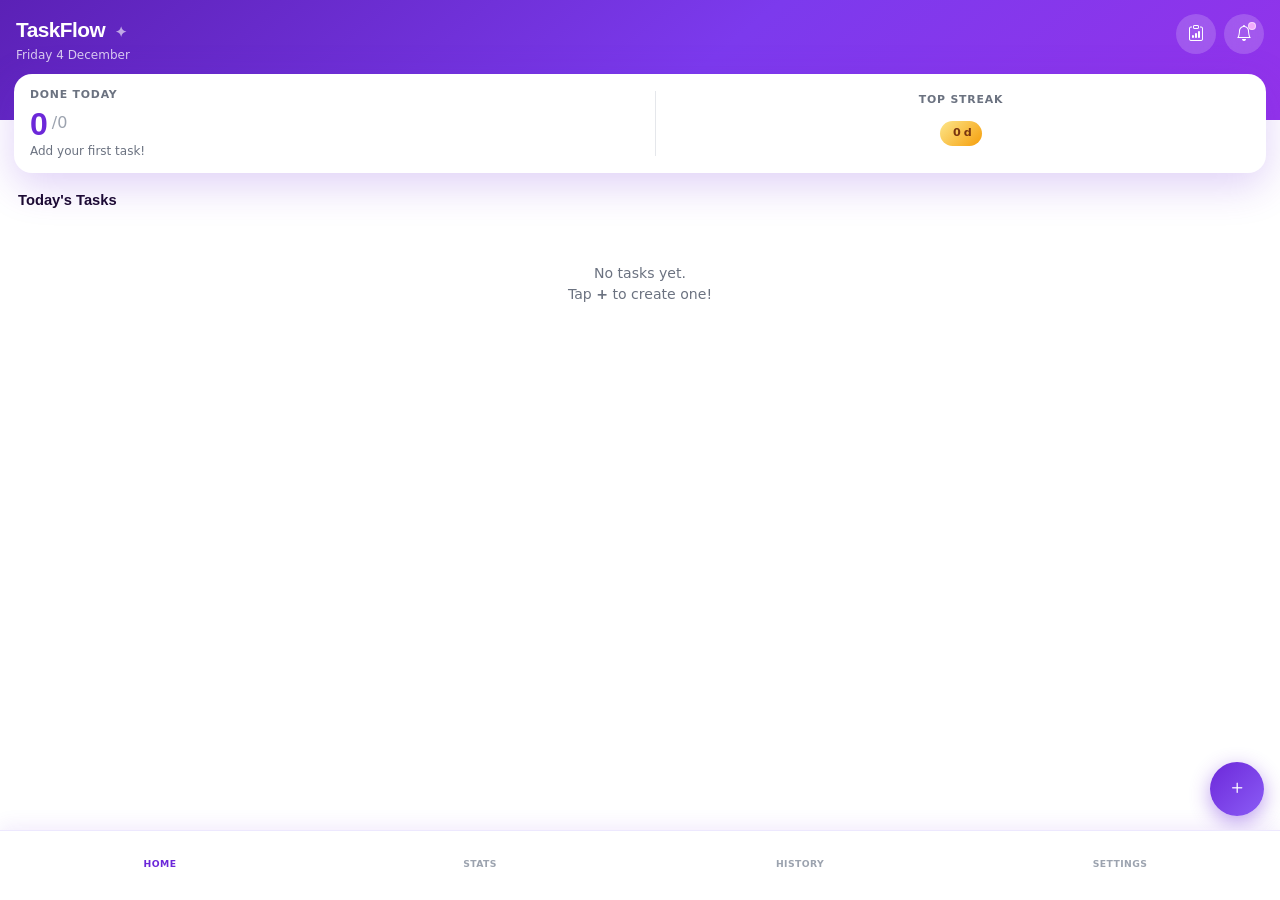
<file: index.html>
<!DOCTYPE html>
<html lang="en">
<head>
    <meta charset="UTF-8">
    <meta name="viewport" content="width=device-width, initial-scale=1.0">
    <title>TaskFlow</title>
    
    <!-- PWA Meta Tags -->
    <meta name="theme-color" content="#6c28d9">
    <meta name="description" content="A progressive web app to track your daily tasks and habits">
    <link rel="manifest" href="manifest.json">
    <link rel="icon" href="data:image/svg+xml,<svg xmlns='http://www.w3.org/2000/svg' viewBox='0 0 192 192'><rect fill='%236c28d9' width='192' height='192'/><text y='140' font-size='120' x='30'>✦</text></svg>">
    
    <!-- Apple/iOS Support -->
    <meta name="apple-mobile-web-app-capable" content="yes">
    <meta name="apple-mobile-web-app-status-bar-style" content="black-translucent">
    <meta name="apple-mobile-web-app-title" content="TaskFlow">
    <link rel="apple-touch-icon" href="data:image/svg+xml,<svg xmlns='http://www.w3.org/2000/svg' viewBox='0 0 192 192'><rect fill='%236c28d9' width='192' height='192'/><text y='140' font-size='120' x='30'>✦</text></svg>">
    
    <!-- Stylesheets -->
    <link rel="stylesheet" href="index.css">
    <link href="https://cdn.jsdelivr.net/npm/bootstrap@5.3.8/dist/css/bootstrap.min.css" rel="stylesheet"
        integrity="sha384-sRIl4kxILFvY47J16cr9ZwB07vP4J8+LH7qKQnuqkuIAvNWLzeN8tE5YBujZqJLB" crossorigin="anonymous">
    <link rel="stylesheet" href="https://cdn.jsdelivr.net/npm/bootstrap-icons@1.13.1/font/bootstrap-icons.min.css">
    
    <!-- Scripts -->
    <script src="https://cdn.jsdelivr.net/npm/bootstrap@5.3.0/dist/js/bootstrap.bundle.min.js"></script>
    <script src="index.js" defer></script>
</head>

    <body>

        <div class="toast-container" id="toastContainer"></div>

        <!-- HEADER -->
        <div class="app-header d-flex  justify-content-between align-items-start" id="appHeader">
            <div>
                <div class="logo">TaskFlow <span>✦</span></div>
                <div class="sub" id="headerDate"></div>
            </div>
            <div class="d-flex gap-2">
                <button class="icon-btn" onclick="openTodaySummary()" title="Today's Summary"><i class="bi bi-clipboard-data"></i></button>
                <button class="icon-btn" onclick="requestNotifPermission()" title="Notifications"
                    style="position:relative">
                    <i class="bi bi-bell"></i><span class="notif-dot" id="notifDot"></span>
                </button>
            </div>
        </div>

        <!-- ============ SCREEN: DASHBOARD ============ -->
        <div class="screen active" id="screen-dashboard">
            <div class="summary-strip" id="summaryStrip">
                <div class="d-flex align-items-center gap-3">
                    <div class="flex-fill">
                        <div class="sum-label">Done Today</div>
                        <div class="d-flex align-items-end gap-1 mt-1">
                            <div class="sum-num" id="sumDone">0</div>
                            <div style="font-size:1rem;color:#9ca3af;padding-bottom:5px" id="sumTotal">/0</div>
                        </div>
                        <div class="sum-cap" id="sumCap">Add your first task!</div>
                    </div>
                    <div class="divider-v"></div>
                    <div class="flex-fill text-center">
                        <div class="sum-label mb-2">Top Streak</div>
                        <div class="streak-badge"><i class="fa fa-fire"></i> <span id="bestStreak">0</span>d</div>
                        <div class="sum-cap mt-2" id="missedCount" style="color:#dc2626"></div>
                    </div>
                </div>
            </div>
            <div id="missedBanner"></div>
            <div class="sec-title">Today's Tasks</div>
            <div id="dashTasks"></div>
        </div>

        <!-- ============ SCREEN: ADD/EDIT ============ -->
        <div class="screen" id="screen-add">
            <div class="form-wrap">
                <div class="page-hdr">
                    <h2 id="addTitle">New Task</h2>
                    <p>Fill in the details below</p>
                </div>
                <div class="form-card">
                    <input type="hidden" id="editId" />
                    <div class="mb-3">
                        <div class="flabel">Task Title</div>
                        <input class="finput" type="text" id="taskTitle" placeholder="e.g. Morning Workout" />
                    </div>
                    <div class="mb-3">
                        <div class="flabel">Type</div>
                        <div class="toggle-group">
                            <button class="tgl-btn sel" id="btnNumeric" onclick="selType('numeric')"><i
                                    class="fa fa-hashtag me-1"></i>Numeric</button>
                            <button class="tgl-btn" id="btnDescriptive" onclick="selType('descriptive')"><i
                                    class="fa fa-pen me-1"></i>Descriptive</button>
                        </div>
                    </div>
                    <div id="numericFields">
                        <div class="mb-3">
                            <div class="flabel">Daily Target</div>
                            <input class="finput" type="number" id="taskTarget" placeholder="e.g. 50" min="0" />
                        </div>
                        <div class="mb-3">
                            <div class="flabel">Unit (optional)</div>
                            <input class="finput" type="text" id="taskUnit" placeholder="e.g. reps, mins, glasses" />
                        </div>
                    </div>
                    <div class="mb-3">
                        <div class="flabel">Reminder Mode</div>
                        <div class="toggle-group">
                            <button class="tgl-btn sel" id="btnInterval" onclick="selReminder('interval')"><i
                                    class="fa fa-rotate me-1"></i>Interval</button>
                            <button class="tgl-btn" id="btnFixed" onclick="selReminder('fixed')"><i
                                    class="fa fa-clock me-1"></i>Fixed</button>
                            <button class="tgl-btn" id="btnNone" onclick="selReminder('none')"><i
                                    class="fa fa-bell-slash me-1"></i>None</button>
                        </div>
                    </div>
                    <div id="intervalField" class="mb-3">
                        <div class="flabel">Every (hours)</div>
                        <input class="finput" type="number" id="intervalVal" placeholder="e.g. 2" min="0.25"
                            step="0.25" />
                    </div>
                    <div id="fixedField" class="mb-3" style="display:none">
                        <div class="flabel">Reminder Times (add multiple)</div>
                        <div class="time-chips" id="timeChips"></div>
                        <div class="add-time-row">
                            <input class="finput" type="time" id="newTimeInput" />
                            <button class="add-time-btn" onclick="addFixedTime()"><i
                                    class="fa fa-plus me-1"></i>Add</button>
                        </div>
                    </div>
                    <button class="save-btn mt-2" onclick="saveTask()">Save Task</button>
                    <button class="del-btn" id="delBtn" onclick="deleteTask()" style="display:none"><i
                            class="fa fa-trash me-1"></i>Delete Task</button>
                </div>
            </div>
        </div>

        <!-- ============ SCREEN: HISTORY ============ -->
        <div class="screen" id="screen-history">
            <div class="page-hdr">
                <h2>History</h2>
                <p>Day-wise progress logs</p>
            </div>
            <div class="mx-card mb-2">
                <select class="finput" id="histFilter" onchange="renderHistory()">
                    <option value="">All Tasks</option>
                </select>
            </div>
            <div id="histContainer"></div>
        </div>

        <!-- ============ SCREEN: STATS ============ -->
        <div class="screen" id="screen-stats">
            <div class="page-hdr">
                <h2>Analytics</h2>
                <p>Your weekly trends & performance</p>
            </div>
            <div class="stats-grid" id="statsGrid"></div>
            <div class="weekly-bar-wrap">
                <h3>This Week — Logs per Day</h3>
                <div class="bar-row" id="weeklyBars"></div>
            </div>
            <div class="task-perf-card">
                <h3>Task Performance</h3>
                <div id="taskPerf"></div>
            </div>
        </div>

        <!-- ============ SCREEN: SETTINGS ============ -->
        <div class="screen" id="screen-settings">
            <div class="page-hdr">
                <h2>Settings</h2>
                <p>Preferences & notifications</p>
            </div>

            <div class="settings-section-title">Notifications</div>
            <div class="settings-card">
                <div class="setting-row">
                    <div>
                        <div class="setting-label">Browser Notifications</div>
                        <div class="setting-sub">Reminder alerts</div>
                    </div>
                    <label class="toggle-switch"><input type="checkbox" id="setNotif" onchange="saveSettings()"><span
                            class="toggle-slider"></span></label>
                </div>
                <div class="setting-row">
                    <div>
                        <div class="setting-label">Sound Alerts</div>
                        <div class="setting-sub">Beep on reminder</div>
                    </div>
                    <label class="toggle-switch"><input type="checkbox" id="setSound" onchange="saveSettings()"><span
                            class="toggle-slider"></span></label>
                </div>
            </div>

            <div class="settings-section-title">Defaults</div>
            <div class="settings-card">
                <div class="setting-row">
                    <div style="flex:1">
                        <div class="setting-label">Default Interval (hrs)</div>
                        <div class="setting-sub">For new tasks</div>
                    </div>
                    <input class="finput" type="number" id="setDefaultInterval" style="width:70px;text-align:center"
                        min="0.25" step="0.25" onchange="saveSettings()" />
                </div>
                <div class="setting-row">
                    <div style="flex:1">
                        <div class="setting-label">Default Unit</div>
                        <div class="setting-sub">For numeric tasks</div>
                    </div>
                    <input class="finput" type="text" id="setDefaultUnit" style="width:80px;text-align:center"
                        placeholder="reps" onchange="saveSettings()" />
                </div>
            </div>

            <div class="settings-section-title">Data</div>
            <div class="settings-card">
                <div class="setting-row" onclick="selectDataFile()" style="cursor:pointer">
                    <div>
                        <div class="setting-label">Select Data File</div>
                        <div class="setting-sub">Save JSON to a file</div>
                    </div>
                    <i class="fa fa-folder-open" style="color:var(--p2)"></i>
                </div>
                <div class="setting-row" onclick="importData()" style="cursor:pointer">
                    <div>
                        <div class="setting-label">Import JSON</div>
                        <div class="setting-sub">Load data from file</div>
                    </div>
                    <i class="fa fa-upload" style="color:var(--p2)"></i>
                </div>
                <div class="setting-row" onclick="exportData()" style="cursor:pointer">
                    <div>
                        <div class="setting-label">Export JSON</div>
                        <div class="setting-sub">Download all data</div>
                    </div>
                    <i class="fa fa-download" style="color:var(--p2)"></i>
                </div>
                <div class="setting-row" onclick="clearAllData()" style="cursor:pointer">
                    <div>
                        <div class="setting-label" style="color:#dc2626">Clear All Data</div>
                        <div class="setting-sub">Cannot be undone</div>
                    </div>
                    <i class="fa fa-trash" style="color:#dc2626"></i>
                </div>
            </div>
        </div>

        <!-- FAB -->
        <button class="fab" id="fabBtn" onclick="openAddTask()"><i class="bi bi-plus"></i></button>

        <!-- BOTTOM NAV -->
        <nav class="bottom-nav">
            <button class="nav-item active" id="nav-dashboard" onclick="showScreen('dashboard')"><i
                    class="fa fa-house"></i>Home</button>
            <button class="nav-item" id="nav-stats" onclick="showScreen('stats')"><i
                    class="fa fa-chart-line"></i>Stats</button>
            <button class="nav-item" id="nav-history" onclick="showScreen('history')"><i
                    class="fa fa-clock-rotate-left"></i>History</button>
            <button class="nav-item" id="nav-settings" onclick="showScreen('settings')"><i
                    class="fa fa-gear"></i>Settings</button>
        </nav>

        <!-- LOG MODAL -->
        <div class="modal-overlay" id="logModal">
            <div class="modal-sheet">
                <div class="modal-handle"></div>
                <div class="modal-title" id="logTitle">Log Progress</div>
                <div class="modal-sub" id="logSub"></div>
                <input type="hidden" id="logTaskId" />
                <div id="numLogArea">
                    <div class="flabel mb-1">Quick Add</div>
                    <div class="quick-btns" id="quickBtns"></div>
                    <div class="flabel mb-1 mt-2">Custom Value</div>
                    <input class="finput" type="number" id="logVal" placeholder="Enter amount" min="0" />
                </div>
                <div id="descLogArea" style="display:none">
                    <div class="flabel mb-1">Your Note</div>
                    <textarea class="finput" id="logNote" placeholder="What did you do?"></textarea>
                </div>
                <div class="mt-2">
                    <div class="flabel mb-1">Extra Note (optional)</div>
                    <input class="finput" type="text" id="logExtra" placeholder="Optional note" />
                </div>
                <button class="modal-submit" onclick="submitLog()"><i class="fa fa-check me-1"></i>Save
                    Progress</button>
                <button class="cancel-link" onclick="closeModal('logModal')">Cancel</button>
            </div>
        </div>

        <!-- TODAY SUMMARY MODAL -->
        <div class="modal-overlay" id="summaryModal">
            <div class="modal-sheet">
                <div class="modal-handle"></div>
                <div class="modal-title">Today's Summary</div>
                <div class="modal-sub" id="sumModalDate"></div>
                <div id="sumModalBody" class="summary-modal-body"></div>
                <button class="cancel-link" onclick="closeModal('summaryModal')">Close</button>
            </div>
        </div>

    <!-- Service Worker Registration -->
    <script>
        if ('serviceWorker' in navigator) {
            window.addEventListener('load', () => {
                navigator.serviceWorker.register('sw.js')
                    .then((registration) => {
                        console.log('✅ Service Worker registered:', registration);
                    })
                    .catch((error) => {
                        console.warn('Service Worker registration failed:', error);
                    });
            });
        }
    </script>

    </body>

</html>
</file>
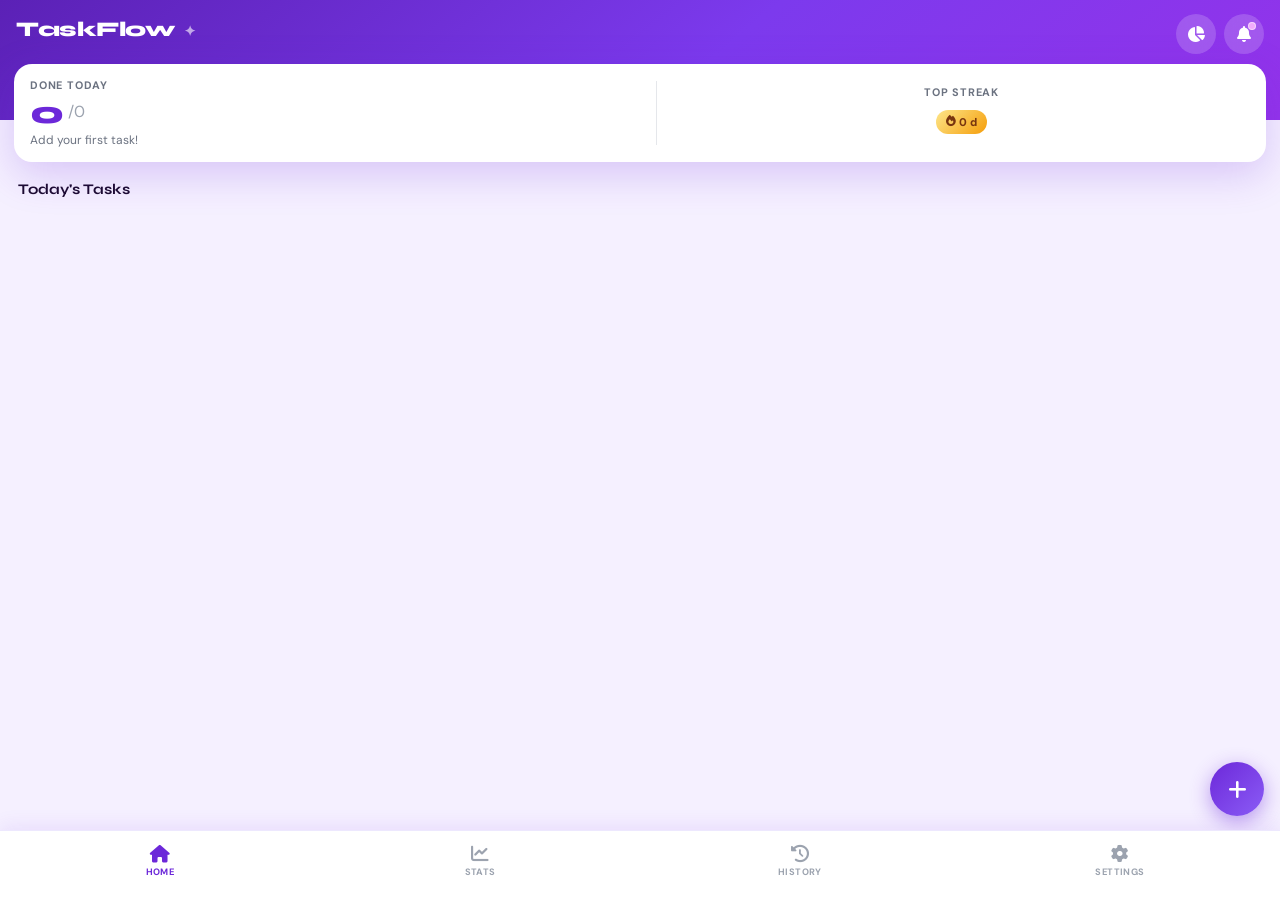
<file: task-app-v2 (1).html>
<!DOCTYPE html>
<html lang="en">
<head>
<meta charset="UTF-8"/>
<meta name="viewport" content="width=device-width, initial-scale=1, maximum-scale=1, user-scalable=no"/>
<title>TaskFlow</title>
<link href="https://cdn.jsdelivr.net/npm/bootstrap@5.3.0/dist/css/bootstrap.min.css" rel="stylesheet"/>
<link href="https://fonts.googleapis.com/css2?family=Syne:wght@400;600;700;800&family=DM+Sans:ital,wght@0,300;0,400;0,500;1,400&display=swap" rel="stylesheet"/>
<link href="https://cdnjs.cloudflare.com/ajax/libs/font-awesome/6.4.0/css/all.min.css" rel="stylesheet"/>
<style>
:root {
  --p1:#6c28d9; --p2:#8b5cf6; --p3:#a78bfa; --p4:#c4b5fd; --p5:#ede9fe;
  --accent:#f0abfc; --dark:#1a0a2e; --dark2:#2d1457;
  --card:#ffffff; --text:#1a0a2e; --muted:#6b7280;
  --r:18px; --rs:12px;
  --sh:0 4px 24px rgba(108,40,217,.13);
  --sh2:0 12px 40px rgba(108,40,217,.22);
}
*{box-sizing:border-box;margin:0;padding:0;-webkit-tap-highlight-color:transparent}
body{font-family:'DM Sans',sans-serif;background:#f5f0ff;min-height:100vh;color:var(--text);overflow-x:hidden;padding-bottom:76px}
body::before{content:'';position:fixed;top:0;left:0;right:0;height:120px;background:linear-gradient(140deg,#5b21b6 0%,#7c3aed 55%,#9333ea 100%);z-index:0}

/* HEADER */
.app-header{position:relative;z-index:10;padding:14px 16px 10px;color:#fff}
.app-header .logo{font-family:'Syne',sans-serif;font-weight:800;font-size:1.3rem;letter-spacing:-.5px}
.app-header .logo span{opacity:.6;font-size:.85rem;margin-left:4px}
.app-header .sub{font-size:.75rem;opacity:.75;margin-top:1px}
.icon-btn{width:40px;height:40px;border-radius:50%;background:rgba(255,255,255,.18);border:none;color:#fff;display:flex;align-items:center;justify-content:center;cursor:pointer;backdrop-filter:blur(8px);transition:.2s;position:relative}
.icon-btn:hover{background:rgba(255,255,255,.28)}
.notif-dot{width:8px;height:8px;background:var(--accent);border-radius:50%;position:absolute;top:8px;right:8px;border:1.5px solid rgba(255,255,255,.5)}

/* SCREENS */
.screen{display:none;animation:fadeIn .22s ease}
.screen.active{display:block}
@keyframes fadeIn{from{opacity:0;transform:translateY(5px)}to{opacity:1;transform:translateY(0)}}

/* CARDS */
.card-base{background:var(--card);border-radius:var(--r);box-shadow:var(--sh);border:1.5px solid rgba(167,139,250,.12)}
.mx-card{margin:0 14px 12px}

/* SUMMARY STRIP */
.summary-strip{position:relative;z-index:5;margin:0 14px 12px;background:#fff;border-radius:var(--r);padding:13px 16px;box-shadow:var(--sh2)}
.sum-num{font-family:'Syne',sans-serif;font-weight:800;font-size:2rem;color:var(--p1);line-height:1}
.sum-label{font-size:.68rem;text-transform:uppercase;letter-spacing:.8px;color:var(--muted);font-weight:700}
.sum-cap{font-size:.75rem;color:var(--muted);margin-top:2px}
.divider-v{width:1px;background:#e5e7eb;align-self:stretch;margin:4px 0}
.streak-badge{background:linear-gradient(135deg,#fde68a,#f59e0b);color:#78350f;font-size:.7rem;font-weight:800;padding:4px 10px;border-radius:20px;display:inline-flex;align-items:center;gap:3px}

/* SECTION TITLE */
.sec-title{font-family:'Syne',sans-serif;font-weight:700;font-size:.92rem;color:var(--text);padding:4px 18px 8px}

/* TASK CARD */
.task-card{background:var(--card);border-radius:var(--r);padding:14px 14px 12px;margin:0 14px 10px;box-shadow:var(--sh);border:1.5px solid rgba(167,139,250,.12);position:relative;transition:transform .12s}
.task-card:active{transform:scale(.985)}
.task-title{font-family:'Syne',sans-serif;font-weight:700;font-size:.93rem}
.type-badge{font-size:.62rem;font-weight:800;text-transform:uppercase;letter-spacing:.4px;padding:2px 8px;border-radius:20px}
.badge-num{background:var(--p5);color:var(--p1)}
.badge-desc{background:#fdf4ff;color:#9333ea}
.progress{height:7px;border-radius:10px;background:var(--p5)}
.progress-bar{background:linear-gradient(90deg,var(--p1),var(--p3));border-radius:10px;transition:width .5s ease}
.tag{font-size:.65rem;padding:2px 8px;border-radius:20px;display:inline-flex;align-items:center;gap:3px;font-weight:700}
.tag-reminder{color:var(--p2);background:var(--p5)}
.tag-streak{color:#d97706;background:#fef3c7}
.tag-missed{color:#dc2626;background:#fee2e2}
.tag-done{color:#16a34a;background:#dcfce7}
.tag-warn{color:#d97706;background:#fef3c7}
.log-btn{background:linear-gradient(135deg,var(--p1),var(--p2));color:#fff;border:none;font-size:.75rem;font-weight:700;padding:7px 13px;border-radius:10px;cursor:pointer;white-space:nowrap;transition:.15s}
.log-btn:active{opacity:.85;transform:scale(.95)}
.log-btn:disabled{background:#e5e7eb;color:#9ca3af;cursor:not-allowed}
.edit-icon-btn{border:none;background:none;color:#c4b5fd;font-size:.82rem;padding:4px 6px;cursor:pointer}

/* MISSED BANNER */
.missed-banner{margin:0 14px 10px;background:#fff5f5;border:1.5px solid #fca5a5;border-radius:var(--rs);padding:10px 14px;font-size:.78rem;color:#dc2626;display:flex;align-items:flex-start;gap:8px}

/* FAB */
.fab{position:fixed;bottom:84px;right:16px;z-index:100;width:54px;height:54px;border-radius:50%;background:linear-gradient(135deg,var(--p1),var(--p2));color:#fff;border:none;font-size:1.3rem;box-shadow:0 6px 20px rgba(108,40,217,.45);display:flex;align-items:center;justify-content:center;cursor:pointer;transition:.18s}
.fab:active{transform:scale(.9)}

/* BOTTOM NAV */
.bottom-nav{position:fixed;bottom:0;left:0;right:0;z-index:200;background:#fff;border-top:1px solid rgba(167,139,250,.2);display:flex;height:70px;box-shadow:0 -4px 18px rgba(108,40,217,.09)}
.nav-item{flex:1;display:flex;flex-direction:column;align-items:center;justify-content:center;gap:3px;cursor:pointer;border:none;background:transparent;color:#9ca3af;font-size:.58rem;font-weight:700;text-transform:uppercase;letter-spacing:.4px;transition:color .18s;padding-bottom:6px}
.nav-item i{font-size:1.1rem}
.nav-item.active{color:var(--p1)}

/* FORM */
.form-wrap{position:relative;z-index:5;padding-top:4px}
.form-card{background:#fff;border-radius:var(--r);margin:0 14px 12px;padding:18px;box-shadow:var(--sh)}
.flabel{font-size:.72rem;font-weight:700;color:var(--muted);text-transform:uppercase;letter-spacing:.5px;margin-bottom:5px}
.finput{width:100%;border:1.5px solid #e5e7eb;border-radius:var(--rs);padding:11px 13px;font-size:.88rem;font-family:'DM Sans',sans-serif;color:var(--text);background:#fff;outline:none;appearance:none;transition:.2s}
.finput:focus{border-color:var(--p2);box-shadow:0 0 0 3px rgba(139,92,246,.1)}
textarea.finput{resize:none;min-height:76px}
select.finput{background-image:url("data:image/svg+xml,%3Csvg xmlns='http://www.w3.org/2000/svg' viewBox='0 0 20 20'%3E%3Cpath fill='%236b7280' d='M5 8l5 5 5-5z'/%3E%3C/svg%3E");background-repeat:no-repeat;background-position:right 10px center;background-size:18px;padding-right:34px}
.toggle-group{display:flex;gap:7px}
.tgl-btn{flex:1;padding:9px 6px;border-radius:var(--rs);border:2px solid #e5e7eb;background:#fff;font-size:.78rem;font-weight:700;cursor:pointer;color:var(--muted);transition:.18s;text-align:center}
.tgl-btn.sel{border-color:var(--p2);background:var(--p5);color:var(--p1)}
.save-btn{width:100%;padding:14px;background:linear-gradient(135deg,var(--p1),var(--p2));color:#fff;border:none;border-radius:var(--rs);font-size:.95rem;font-weight:700;font-family:'Syne',sans-serif;cursor:pointer;box-shadow:0 4px 14px rgba(108,40,217,.28);transition:.15s}
.save-btn:active{transform:scale(.98)}
.del-btn{width:100%;padding:12px;background:#fff;color:#dc2626;border:2px solid #fca5a5;border-radius:var(--rs);font-size:.88rem;font-weight:700;font-family:'Syne',sans-serif;cursor:pointer;margin-top:8px}

/* FIXED TIMES CHIPS */
.time-chips{display:flex;flex-wrap:wrap;gap:7px;margin-bottom:8px}
.time-chip{display:inline-flex;align-items:center;gap:5px;background:var(--p5);color:var(--p1);border-radius:20px;padding:5px 12px;font-size:.78rem;font-weight:700}
.time-chip button{border:none;background:none;color:var(--p2);cursor:pointer;font-size:.8rem;padding:0;line-height:1}
.add-time-row{display:flex;gap:8px;align-items:center}
.add-time-row .finput{flex:1}
.add-time-btn{padding:10px 14px;background:var(--p1);color:#fff;border:none;border-radius:var(--rs);font-size:.8rem;font-weight:700;cursor:pointer;white-space:nowrap}

/* MODAL */
.modal-overlay{position:fixed;inset:0;z-index:500;background:rgba(26,10,46,.6);backdrop-filter:blur(4px);display:none;align-items:flex-end;justify-content:center}
.modal-overlay.show{display:flex}
.modal-sheet{background:#fff;width:100%;max-width:480px;border-radius:26px 26px 0 0;padding:20px 18px 34px;animation:slideUp .28s cubic-bezier(.34,1.56,.64,1)}
@keyframes slideUp{from{transform:translateY(100%)}to{transform:translateY(0)}}
.modal-handle{width:36px;height:4px;background:#e5e7eb;border-radius:4px;margin:0 auto 18px}
.modal-title{font-family:'Syne',sans-serif;font-weight:800;font-size:1.1rem;color:var(--text);margin-bottom:2px}
.modal-sub{font-size:.78rem;color:var(--muted);margin-bottom:16px}
.quick-btns{display:flex;flex-wrap:wrap;gap:7px;margin-bottom:10px}
.qbtn{padding:7px 13px;border-radius:20px;border:2px solid var(--p4);background:var(--p5);color:var(--p1);font-weight:800;font-size:.8rem;cursor:pointer;transition:.12s}
.qbtn:active{background:var(--p1);color:#fff;border-color:var(--p1)}
.modal-submit{width:100%;padding:13px;background:linear-gradient(135deg,var(--p1),var(--p2));color:#fff;border:none;border-radius:var(--rs);font-size:.92rem;font-weight:700;font-family:'Syne',sans-serif;cursor:pointer;margin-top:10px;box-shadow:0 4px 14px rgba(108,40,217,.28)}
.cancel-link{width:100%;padding:10px;background:none;border:none;color:var(--muted);font-size:.82rem;margin-top:6px;cursor:pointer}

/* HISTORY */
.hist-date-hdr{font-family:'Syne',sans-serif;font-weight:700;font-size:.82rem;color:var(--p1);padding:6px 0 7px;display:flex;align-items:center;gap:8px}
.hist-date-hdr::after{content:'';flex:1;height:1px;background:var(--p4)}
.hist-entry{background:#fff;border-radius:var(--rs);padding:11px 13px;margin-bottom:7px;border-left:3px solid var(--p3);box-shadow:0 2px 8px rgba(108,40,217,.07)}
.hist-task{font-size:.75rem;font-weight:800;color:var(--p1)}
.hist-time{font-size:.7rem;color:var(--muted)}
.hist-val{font-size:.8rem;color:var(--text);margin-top:2px}

/* STATS SCREEN */
.stats-grid{display:grid;grid-template-columns:1fr 1fr;gap:8px;margin:0 14px 10px}
.stat-card{background:#fff;border-radius:var(--r);padding:11px 12px;box-shadow:var(--sh);text-align:center}
.stat-big{font-family:'Syne',sans-serif;font-weight:800;font-size:1.5rem;color:var(--p1);line-height:1}
.stat-lbl{font-size:.64rem;color:var(--muted);font-weight:700;text-transform:uppercase;letter-spacing:.5px;margin-top:2px}
.weekly-bar-wrap{background:#fff;border-radius:var(--r);margin:0 14px 10px;padding:13px 14px;box-shadow:var(--sh)}
.weekly-bar-wrap h3{font-family:'Syne',sans-serif;font-weight:800;font-size:.84rem;margin-bottom:10px;color:var(--text)}
.bar-row{display:flex;align-items:flex-end;gap:5px;height:64px}
.bar-col{flex:1;display:flex;flex-direction:column;align-items:center;gap:3px}
.bar-fill{width:100%;border-radius:5px 5px 0 0;background:linear-gradient(180deg,var(--p2),var(--p4));min-height:3px;transition:height .4s ease}
.bar-day{font-size:.58rem;color:var(--muted);font-weight:700}
.bar-today .bar-fill{background:linear-gradient(180deg,var(--p1),var(--p2))}
.task-perf-card{background:#fff;border-radius:var(--r);margin:0 14px 10px;padding:13px 14px;box-shadow:var(--sh)}
.task-perf-card h3{font-family:'Syne',sans-serif;font-weight:800;font-size:.88rem;margin-bottom:12px;color:var(--text)}
.perf-row{display:flex;align-items:center;gap:10px;margin-bottom:10px}
.perf-name{font-size:.8rem;font-weight:700;color:var(--text);flex:1;white-space:nowrap;overflow:hidden;text-overflow:ellipsis}
.perf-bar-wrap{flex:2;height:6px;background:var(--p5);border-radius:10px;overflow:hidden}
.perf-bar{height:100%;background:linear-gradient(90deg,var(--p1),var(--p3));border-radius:10px;transition:width .5s}
.perf-val{font-size:.72rem;font-weight:700;color:var(--p1);min-width:28px;text-align:right}

/* TODAY SUMMARY MODAL */
.summary-modal-body{}
.sum-task-row{display:flex;align-items:center;justify-content:space-between;padding:10px 0;border-bottom:1px solid #f3f4f6}
.sum-task-row:last-child{border-bottom:none}
.sum-task-name{font-size:.85rem;font-weight:700;color:var(--text)}
.sum-task-val{font-size:.8rem;color:var(--p1);font-weight:700}
.sum-task-status{font-size:.7rem;color:var(--muted)}

/* SETTINGS */
.settings-card{background:#fff;border-radius:var(--r);margin:0 14px 12px;box-shadow:var(--sh)}
.setting-row{display:flex;align-items:center;justify-content:space-between;padding:14px 16px;border-bottom:1px solid #f3f4f6}
.setting-row:last-child{border-bottom:none}
.setting-label{font-size:.85rem;font-weight:700;color:var(--text)}
.setting-sub{font-size:.72rem;color:var(--muted);margin-top:1px}
.toggle-switch{position:relative;width:44px;height:24px;cursor:pointer}
.toggle-switch input{opacity:0;width:0;height:0}
.toggle-slider{position:absolute;inset:0;background:#e5e7eb;border-radius:24px;transition:.2s}
.toggle-slider::before{content:'';position:absolute;width:18px;height:18px;left:3px;top:3px;background:#fff;border-radius:50%;transition:.2s;box-shadow:0 1px 4px rgba(0,0,0,.2)}
input:checked + .toggle-slider{background:var(--p1)}
input:checked + .toggle-slider::before{transform:translateX(20px)}
.settings-section-title{font-family:'Syne',sans-serif;font-weight:700;font-size:.75rem;color:var(--muted);text-transform:uppercase;letter-spacing:.5px;padding:10px 18px 5px}

/* EMPTY */
.empty-state{text-align:center;padding:44px 24px;color:var(--muted)}
.empty-state i{font-size:2.8rem;color:var(--p4);margin-bottom:10px}
.empty-state p{font-size:.88rem}

/* TOAST */
.toast-container{position:fixed;top:14px;left:50%;transform:translateX(-50%);z-index:1000;display:flex;flex-direction:column;gap:7px;pointer-events:none}
.toast-msg{background:var(--dark);color:#fff;padding:9px 18px;border-radius:20px;font-size:.8rem;font-weight:700;white-space:nowrap;opacity:0;animation:toastIn .25s forwards,toastOut .25s 2.5s forwards;pointer-events:none}
@keyframes toastIn{from{opacity:0;transform:translateY(-8px)}to{opacity:1;transform:translateY(0)}}
@keyframes toastOut{from{opacity:1}to{opacity:0}}

/* SECTION HEADER */
.page-hdr{position:relative;z-index:5;padding:8px 16px 6px}
.page-hdr h2{font-family:'Syne',sans-serif;font-weight:800;font-size:1rem;color:var(--text)}
.page-hdr p{font-size:.74rem;color:var(--muted);margin-top:1px}
</style>
</head>
<body>

<div class="toast-container" id="toastContainer"></div>

<!-- HEADER -->
<div class="app-header d-flex justify-content-between align-items-start" id="appHeader">
  <div>
    <div class="logo">TaskFlow <span>✦</span></div>
    <div class="sub" id="headerDate"></div>
  </div>
  <div class="d-flex gap-2">
    <button class="icon-btn" onclick="openTodaySummary()" title="Today's Summary"><i class="fa fa-chart-pie"></i></button>
    <button class="icon-btn" onclick="requestNotifPermission()" title="Notifications" style="position:relative">
      <i class="fa fa-bell"></i><span class="notif-dot" id="notifDot"></span>
    </button>
  </div>
</div>

<!-- ============ SCREEN: DASHBOARD ============ -->
<div class="screen active" id="screen-dashboard">
  <div class="summary-strip" id="summaryStrip">
    <div class="d-flex align-items-center gap-3">
      <div class="flex-fill">
        <div class="sum-label">Done Today</div>
        <div class="d-flex align-items-end gap-1 mt-1">
          <div class="sum-num" id="sumDone">0</div>
          <div style="font-size:1rem;color:#9ca3af;padding-bottom:5px" id="sumTotal">/0</div>
        </div>
        <div class="sum-cap" id="sumCap">Add your first task!</div>
      </div>
      <div class="divider-v"></div>
      <div class="flex-fill text-center">
        <div class="sum-label mb-2">Top Streak</div>
        <div class="streak-badge"><i class="fa fa-fire"></i> <span id="bestStreak">0</span>d</div>
        <div class="sum-cap mt-2" id="missedCount" style="color:#dc2626"></div>
      </div>
    </div>
  </div>
  <div id="missedBanner"></div>
  <div class="sec-title">Today's Tasks</div>
  <div id="dashTasks"></div>
</div>

<!-- ============ SCREEN: ADD/EDIT ============ -->
<div class="screen" id="screen-add">
  <div class="form-wrap">
    <div class="page-hdr"><h2 id="addTitle">New Task</h2><p>Fill in the details below</p></div>
    <div class="form-card">
      <input type="hidden" id="editId"/>
      <div class="mb-3">
        <div class="flabel">Task Title</div>
        <input class="finput" type="text" id="taskTitle" placeholder="e.g. Morning Workout"/>
      </div>
      <div class="mb-3">
        <div class="flabel">Type</div>
        <div class="toggle-group">
          <button class="tgl-btn sel" id="btnNumeric" onclick="selType('numeric')"><i class="fa fa-hashtag me-1"></i>Numeric</button>
          <button class="tgl-btn" id="btnDescriptive" onclick="selType('descriptive')"><i class="fa fa-pen me-1"></i>Descriptive</button>
        </div>
      </div>
      <div id="numericFields">
        <div class="mb-3">
          <div class="flabel">Daily Target</div>
          <input class="finput" type="number" id="taskTarget" placeholder="e.g. 50" min="0"/>
        </div>
        <div class="mb-3">
          <div class="flabel">Unit (optional)</div>
          <input class="finput" type="text" id="taskUnit" placeholder="e.g. reps, mins, glasses"/>
        </div>
      </div>
      <div class="mb-3">
        <div class="flabel">Reminder Mode</div>
        <div class="toggle-group">
          <button class="tgl-btn sel" id="btnInterval" onclick="selReminder('interval')"><i class="fa fa-rotate me-1"></i>Interval</button>
          <button class="tgl-btn" id="btnFixed" onclick="selReminder('fixed')"><i class="fa fa-clock me-1"></i>Fixed</button>
          <button class="tgl-btn" id="btnNone" onclick="selReminder('none')"><i class="fa fa-bell-slash me-1"></i>None</button>
        </div>
      </div>
      <div id="intervalField" class="mb-3">
        <div class="flabel">Every (hours)</div>
        <input class="finput" type="number" id="intervalVal" placeholder="e.g. 2" min="0.25" step="0.25"/>
      </div>
      <div id="fixedField" class="mb-3" style="display:none">
        <div class="flabel">Reminder Times (add multiple)</div>
        <div class="time-chips" id="timeChips"></div>
        <div class="add-time-row">
          <input class="finput" type="time" id="newTimeInput"/>
          <button class="add-time-btn" onclick="addFixedTime()"><i class="fa fa-plus me-1"></i>Add</button>
        </div>
      </div>
      <button class="save-btn mt-2" onclick="saveTask()">Save Task</button>
      <button class="del-btn" id="delBtn" onclick="deleteTask()" style="display:none"><i class="fa fa-trash me-1"></i>Delete Task</button>
    </div>
  </div>
</div>

<!-- ============ SCREEN: HISTORY ============ -->
<div class="screen" id="screen-history">
  <div class="page-hdr"><h2>History</h2><p>Day-wise progress logs</p></div>
  <div class="mx-card mb-2">
    <select class="finput" id="histFilter" onchange="renderHistory()">
      <option value="">All Tasks</option>
    </select>
  </div>
  <div id="histContainer"></div>
</div>

<!-- ============ SCREEN: STATS ============ -->
<div class="screen" id="screen-stats">
  <div class="page-hdr"><h2>Analytics</h2><p>Your weekly trends & performance</p></div>
  <div class="stats-grid" id="statsGrid"></div>
  <div class="weekly-bar-wrap">
    <h3>This Week — Logs per Day</h3>
    <div class="bar-row" id="weeklyBars"></div>
  </div>
  <div class="task-perf-card">
    <h3>Task Performance</h3>
    <div id="taskPerf"></div>
  </div>
</div>

<!-- ============ SCREEN: SETTINGS ============ -->
<div class="screen" id="screen-settings">
  <div class="page-hdr"><h2>Settings</h2><p>Preferences & notifications</p></div>

  <div class="settings-section-title">Notifications</div>
  <div class="settings-card">
    <div class="setting-row">
      <div><div class="setting-label">Browser Notifications</div><div class="setting-sub">Reminder alerts</div></div>
      <label class="toggle-switch"><input type="checkbox" id="setNotif" onchange="saveSettings()"><span class="toggle-slider"></span></label>
    </div>
    <div class="setting-row">
      <div><div class="setting-label">Sound Alerts</div><div class="setting-sub">Beep on reminder</div></div>
      <label class="toggle-switch"><input type="checkbox" id="setSound" onchange="saveSettings()"><span class="toggle-slider"></span></label>
    </div>
  </div>

  <div class="settings-section-title">Defaults</div>
  <div class="settings-card">
    <div class="setting-row">
      <div style="flex:1"><div class="setting-label">Default Interval (hrs)</div><div class="setting-sub">For new tasks</div></div>
      <input class="finput" type="number" id="setDefaultInterval" style="width:70px;text-align:center" min="0.25" step="0.25" onchange="saveSettings()"/>
    </div>
    <div class="setting-row">
      <div style="flex:1"><div class="setting-label">Default Unit</div><div class="setting-sub">For numeric tasks</div></div>
      <input class="finput" type="text" id="setDefaultUnit" style="width:80px;text-align:center" placeholder="reps" onchange="saveSettings()"/>
    </div>
  </div>

  <div class="settings-section-title">Data</div>
  <div class="settings-card">
    <div class="setting-row" onclick="exportData()" style="cursor:pointer">
      <div><div class="setting-label">Export JSON</div><div class="setting-sub">Download all data</div></div>
      <i class="fa fa-download" style="color:var(--p2)"></i>
    </div>
    <div class="setting-row" onclick="clearAllData()" style="cursor:pointer">
      <div><div class="setting-label" style="color:#dc2626">Clear All Data</div><div class="setting-sub">Cannot be undone</div></div>
      <i class="fa fa-trash" style="color:#dc2626"></i>
    </div>
  </div>
</div>

<!-- FAB -->
<button class="fab" id="fabBtn" onclick="openAddTask()"><i class="fa fa-plus"></i></button>

<!-- BOTTOM NAV -->
<nav class="bottom-nav">
  <button class="nav-item active" id="nav-dashboard" onclick="showScreen('dashboard')"><i class="fa fa-house"></i>Home</button>
  <button class="nav-item" id="nav-stats" onclick="showScreen('stats')"><i class="fa fa-chart-line"></i>Stats</button>
  <button class="nav-item" id="nav-history" onclick="showScreen('history')"><i class="fa fa-clock-rotate-left"></i>History</button>
  <button class="nav-item" id="nav-settings" onclick="showScreen('settings')"><i class="fa fa-gear"></i>Settings</button>
</nav>

<!-- LOG MODAL -->
<div class="modal-overlay" id="logModal">
  <div class="modal-sheet">
    <div class="modal-handle"></div>
    <div class="modal-title" id="logTitle">Log Progress</div>
    <div class="modal-sub" id="logSub"></div>
    <input type="hidden" id="logTaskId"/>
    <div id="numLogArea">
      <div class="flabel mb-1">Quick Add</div>
      <div class="quick-btns" id="quickBtns"></div>
      <div class="flabel mb-1 mt-2">Custom Value</div>
      <input class="finput" type="number" id="logVal" placeholder="Enter amount" min="0"/>
    </div>
    <div id="descLogArea" style="display:none">
      <div class="flabel mb-1">Your Note</div>
      <textarea class="finput" id="logNote" placeholder="What did you do?"></textarea>
    </div>
    <div class="mt-2">
      <div class="flabel mb-1">Extra Note (optional)</div>
      <input class="finput" type="text" id="logExtra" placeholder="Optional note"/>
    </div>
    <button class="modal-submit" onclick="submitLog()"><i class="fa fa-check me-1"></i>Save Progress</button>
    <button class="cancel-link" onclick="closeModal('logModal')">Cancel</button>
  </div>
</div>

<!-- TODAY SUMMARY MODAL -->
<div class="modal-overlay" id="summaryModal">
  <div class="modal-sheet">
    <div class="modal-handle"></div>
    <div class="modal-title">Today's Summary</div>
    <div class="modal-sub" id="sumModalDate"></div>
    <div id="sumModalBody" class="summary-modal-body"></div>
    <button class="cancel-link" onclick="closeModal('summaryModal')">Close</button>
  </div>
</div>

<script src="https://cdn.jsdelivr.net/npm/bootstrap@5.3.0/dist/js/bootstrap.bundle.min.js"></script>
<script>
// ====================================================
// DATA MODEL
// ====================================================
// tasks[]        — task definitions
// progressLogs[] — { id, taskId, date, time, value, note }
// missedLogs[]   — { taskId, date, expectedTime, mode, status:'missed'|'done' }
// settings{}     — user preferences
// task.fixedTimes[] — array of "HH:MM" strings (for fixed mode)
// task.completedDates[] — dates where goal was completed (for persistence)

let tasks=[], progressLogs=[], missedLogs=[], settings={};
let reminderTimers={};
let curType='numeric', curReminder='interval';
let fixedTimesEdit=[];

// ====================================================
// STORAGE
// ====================================================
function load(){
  tasks=JSON.parse(localStorage.getItem('tf_tasks')||'[]');
  progressLogs=JSON.parse(localStorage.getItem('tf_logs')||'[]');
  missedLogs=JSON.parse(localStorage.getItem('tf_missed')||'[]');
  settings=JSON.parse(localStorage.getItem('tf_settings')||'{"defaultInterval":2,"defaultUnit":"","notif":false,"sound":false}');
}
function save(){
  localStorage.setItem('tf_tasks',JSON.stringify(tasks));
  localStorage.setItem('tf_logs',JSON.stringify(progressLogs));
  localStorage.setItem('tf_missed',JSON.stringify(missedLogs));
  localStorage.setItem('tf_settings',JSON.stringify(settings));
}

// ====================================================
// DATE / TIME HELPERS
// ====================================================
function today(){return new Date().toISOString().slice(0,10)}
function nowTime(){return new Date().toTimeString().slice(0,5)}
function fmtDate(d){
  const dt=new Date(d+'T00:00:00');
  if(d===today()) return 'Today';
  const y=new Date(); y.setDate(y.getDate()-1);
  if(d===y.toISOString().slice(0,10)) return 'Yesterday';
  return dt.toLocaleDateString('en-IN',{weekday:'short',month:'short',day:'numeric'});
}
function getLast7Days(){
  const days=[];
  for(let i=6;i>=0;i--){
    const d=new Date(); d.setDate(d.getDate()-i);
    days.push(d.toISOString().slice(0,10));
  }
  return days;
}

// ====================================================
// NOTIFICATIONS
// ====================================================
function requestNotifPermission(){
  if(!('Notification' in window)){showToast('Not supported in this browser');return}
  Notification.requestPermission().then(p=>{
    if(p==='granted'){
      settings.notif=true; save(); syncSettingsUI();
      document.getElementById('notifDot').style.display='none';
      showToast('🔔 Notifications enabled!');
    } else showToast('Notifications blocked by browser');
  });
}
function sendNotif(task){
  if(Notification.permission!=='granted'||!settings.notif) return;
  const n=new Notification('TaskFlow 🔔',{body:'Time to log: '+task.title,icon:'data:image/svg+xml,<svg xmlns="http://www.w3.org/2000/svg" viewBox="0 0 100 100"><circle cx="50" cy="50" r="50" fill="%236c28d9"/><text y=".9em" font-size="80" x="15">✦</text></svg>'});
  n.onclick=()=>{window.focus();openLogModal(task.id);n.close()};
  if(settings.sound) playBeep();
}
function playBeep(){
  try{
    const ac=new(window.AudioContext||window.webkitAudioContext)();
    const o=ac.createOscillator(); const g=ac.createGain();
    o.connect(g); g.connect(ac.destination);
    o.frequency.value=880; g.gain.value=0.1;
    o.start(); g.gain.exponentialRampToValueAtTime(.0001,ac.currentTime+.4);
    o.stop(ac.currentTime+.4);
  } catch(e){}
}

// ====================================================
// PROGRESS HELPERS
// ====================================================
function getLogsFor(taskId,date){return progressLogs.filter(l=>l.taskId===taskId&&l.date===date)}
function getTodayTotal(task){
  if(task.type!=='numeric') return null;
  return getLogsFor(task.id,today()).reduce((s,l)=>s+(parseFloat(l.value)||0),0);
}
function isGoalDone(task,date){
  date=date||today();
  if(task.completedDates&&task.completedDates.includes(date)) return true;
  if(task.type!=='numeric'||!task.target) return false;
  const total=getLogsFor(task.id,date).reduce((s,l)=>s+(parseFloat(l.value)||0),0);
  return total>=parseFloat(task.target);
}
function getStreak(taskId){
  const logDates=[...new Set(progressLogs.filter(l=>l.taskId===taskId).map(l=>l.date))].sort().reverse();
  if(!logDates.length) return 0;
  let streak=0, d=new Date();
  for(let i=0;i<365;i++){
    const ds=d.toISOString().slice(0,10);
    if(logDates.includes(ds)){streak++;d.setDate(d.getDate()-1)}
    else if(i===0){d.setDate(d.getDate()-1)}
    else break;
  }
  return streak;
}

// ====================================================
// MISSED REMINDER TRACKING (FIX #2)
// ====================================================
function recordMissedReminder(task, expectedTime){
  const existing=missedLogs.find(m=>m.taskId===task.id&&m.date===today()&&m.expectedTime===expectedTime);
  if(existing) return;
  if(isGoalDone(task)) return;
  // Check if user logged AFTER this expected time
  const logs=getLogsFor(task.id,today());
  const loggedAfter=logs.some(l=>l.time>=expectedTime);
  const status=loggedAfter?'done':'missed';
  missedLogs.push({taskId:task.id,date:today(),expectedTime,mode:task.reminder.mode,status});
  save();
}
function getMissedTodayCount(){
  return missedLogs.filter(m=>m.date===today()&&m.status==='missed').length;
}
function getMissedTasks(){
  const taskIds=[...new Set(missedLogs.filter(m=>m.date===today()&&m.status==='missed').map(m=>m.taskId))];
  return tasks.filter(t=>taskIds.includes(t.id));
}
function checkMissedForTask(task){
  return missedLogs.some(m=>m.taskId===task.id&&m.date===today()&&m.status==='missed');
}

// ====================================================
// REMINDERS (FIX #4 — multiple fixed times, FIX #5 — persist completion)
// ====================================================
function setupReminders(){
  Object.values(reminderTimers).forEach(t=>{clearInterval(t);clearTimeout(t)});
  reminderTimers={};
  tasks.forEach(task=>{
    if(!task.reminder||task.reminder.mode==='none') return;
    if(isGoalDone(task)) return;
    if(task.reminder.mode==='interval'){
      const ms=(parseFloat(task.reminder.value)||2)*3600000;
      reminderTimers[task.id]=setInterval(()=>{
        if(isGoalDone(task)){clearInterval(reminderTimers[task.id]);return}
        const expTime=nowTime();
        recordMissedReminder(task,expTime);
        sendNotif(task);
        if(document.visibilityState==='visible') openLogModal(task.id);
        renderDashboard();
      },ms);
    } else if(task.reminder.mode==='fixed'){
      scheduleFixed(task);
    }
  });
  // minute ticker for fixed times + missed detection
  if(reminderTimers['__minute__']) clearInterval(reminderTimers['__minute__']);
  reminderTimers['__minute__']=setInterval(()=>{
    const now=nowTime();
    tasks.forEach(task=>{
      if(task.reminder&&task.reminder.mode==='fixed'&&!isGoalDone(task)){
        const times=task.fixedTimes||[];
        if(times.includes(now)){
          recordMissedReminder(task,now);
          sendNotif(task);
          if(document.visibilityState==='visible') openLogModal(task.id);
        }
      }
    });
    // Interval missed detection: check if last log > interval*1.5 hours ago
    tasks.forEach(task=>{
      if(task.reminder&&task.reminder.mode==='interval'&&!isGoalDone(task)){
        const logs=getLogsFor(task.id,today());
        if(logs.length){
          const last=logs[logs.length-1];
          const elapsed=(Date.now()-new Date(today()+'T'+last.time))/3600000;
          const interval=parseFloat(task.reminder.value)||2;
          if(elapsed>interval*1.2){
            const expTime=new Date(today()+'T'+last.time);
            expTime.setHours(expTime.getHours()+interval);
            const expStr=expTime.toTimeString().slice(0,5);
            recordMissedReminder(task,expStr);
          }
        }
      }
    });
    if(document.getElementById('screen-dashboard').classList.contains('active')) renderDashboard();
  },60000);
}
function scheduleFixed(task){}

// ====================================================
// SCREEN ROUTING
// ====================================================
function showScreen(name){
  document.querySelectorAll('.screen').forEach(s=>s.classList.remove('active'));
  document.querySelectorAll('.nav-item').forEach(n=>n.classList.remove('active'));
  document.getElementById('screen-'+name).classList.add('active');
  const navEl=document.getElementById('nav-'+name);
  if(navEl) navEl.classList.add('active');
  document.getElementById('fabBtn').style.display=(name==='add'||name==='settings')?'none':'flex';
  if(name==='dashboard') renderDashboard();
  if(name==='history') renderHistory();
  if(name==='stats') renderStats();
  if(name==='settings') syncSettingsUI();
}

// ====================================================
// DASHBOARD (FIX #1 — improved summary)
// ====================================================
function renderDashboard(){
  const date=new Date().toLocaleDateString('en-IN',{weekday:'long',month:'long',day:'numeric'});
  document.getElementById('headerDate').textContent=date;

  const done=tasks.filter(t=>isGoalDone(t)||(t.type==='descriptive'&&getLogsFor(t.id,today()).length>0)).length;
  document.getElementById('sumDone').textContent=done;
  document.getElementById('sumTotal').textContent='/'+tasks.length;
  document.getElementById('sumCap').textContent=tasks.length
    ?`${done} of ${tasks.length} tasks done today`
    :'Add your first task!';

  const best=tasks.length?Math.max(...tasks.map(t=>getStreak(t.id))):0;
  document.getElementById('bestStreak').textContent=best;

  const missedCnt=getMissedTodayCount();
  const missedEl=document.getElementById('missedCount');
  missedEl.textContent=missedCnt>0?`⚠️ ${missedCnt} missed reminders`:'';

  const missedTasks=getMissedTasks();
  const banner=document.getElementById('missedBanner');
  if(missedTasks.length){
    banner.innerHTML=`<div class="missed-banner"><i class="fa fa-triangle-exclamation"></i><div><b>${missedTasks.length} task(s) with missed reminders today:</b> ${missedTasks.map(t=>t.title).join(', ')}</div></div>`;
  } else banner.innerHTML='';

  const container=document.getElementById('dashTasks');
  if(!tasks.length){
    container.innerHTML=`<div class="empty-state"><i class="fa fa-list-check"></i><p>No tasks yet.<br>Tap <b>+</b> to create one!</p></div>`;
    return;
  }
  container.innerHTML=tasks.map(task=>{
    const streak=getStreak(task.id);
    const done=isGoalDone(task);
    const missed=checkMissedForTask(task);
    const logs=getLogsFor(task.id,today());
    let progressHTML='',sub='';
    if(task.type==='numeric'){
      const cur=getTodayTotal(task)||0;
      const tgt=parseFloat(task.target)||0;
      const pct=tgt?Math.min(100,Math.round(cur/tgt*100)):0;
      sub=`${cur}${task.unit?' '+task.unit:''} / ${tgt}${task.unit?' '+task.unit:''}`;
      progressHTML=`
        <div class="d-flex justify-content-between mb-1" style="font-size:.72rem">
          <span style="color:var(--muted)">Progress</span>
          <span style="color:var(--p1);font-weight:700">${sub} (${pct}%)</span>
        </div>
        <div class="progress"><div class="progress-bar" style="width:${pct}%"></div></div>`;
    } else {
      progressHTML=`<div style="font-size:.75rem;color:var(--muted)">${logs.length?logs.length+' entries today':'No entries yet'}</div>`;
    }
    const remTag=task.reminder&&task.reminder.mode!=='none'
      ?`<span class="tag tag-reminder"><i class="fa fa-bell"></i>${task.reminder.mode==='interval'?'Every '+task.reminder.value+'h':(task.fixedTimes||[]).length+' times'}</span>`:'';
    const stTag=streak>0?`<span class="tag tag-streak"><i class="fa fa-fire"></i>${streak}d</span>`:'';
    const miTag=missed?`<span class="tag tag-missed"><i class="fa fa-triangle-exclamation"></i>Missed</span>`:'';
    const dnTag=done?`<span class="tag tag-done"><i class="fa fa-circle-check"></i>Done!</span>`:'';
    return `<div class="task-card" onclick="handleTap('${task.id}')">
      <div class="d-flex justify-content-between align-items-start mb-2">
        <div style="flex:1;min-width:0;margin-right:8px">
          <div class="task-title">${task.title}</div>
          <span class="type-badge ${task.type==='numeric'?'badge-num':'badge-desc'} me-1">${task.type==='numeric'?'#':'✎'} ${task.type}</span>
        </div>
        <div class="d-flex align-items-center gap-1">
          <button class="edit-icon-btn" onclick="event.stopPropagation();openEditTask('${task.id}')"><i class="fa fa-pen-to-square"></i></button>
          <button class="log-btn" ${done?'disabled':''} onclick="event.stopPropagation();openLogModal('${task.id}')">${done?'Done ✓':'+ Log'}</button>
        </div>
      </div>
      <div class="mb-2">${progressHTML}</div>
      <div class="d-flex flex-wrap gap-1">${remTag}${stTag}${miTag}${dnTag}</div>
    </div>`;
  }).join('');
}
function handleTap(taskId){
  const t=tasks.find(x=>x.id===taskId);
  if(!t||isGoalDone(t)) return;
  openLogModal(taskId);
}

// ====================================================
// TODAY SUMMARY MODAL (FIX #1 complete)
// ====================================================
function openTodaySummary(){
  document.getElementById('sumModalDate').textContent=new Date().toLocaleDateString('en-IN',{weekday:'long',month:'long',day:'numeric'});
  const missedCnt=getMissedTodayCount();
  let html='';
  if(!tasks.length){html='<div class="empty-state" style="padding:24px"><i class="fa fa-chart-pie"></i><p>No tasks yet</p></div>';}
  else {
    html=tasks.map(task=>{
      const logs=getLogsFor(task.id,today());
      let valStr='', statusStr='', statusColor=var('--muted');
      if(task.type==='numeric'){
        const cur=getTodayTotal(task)||0;
        const tgt=parseFloat(task.target)||0;
        valStr=`${cur}${task.unit?' '+task.unit:''} / ${tgt}${task.unit?' '+task.unit:''}`;
        const done=isGoalDone(task);
        statusStr=done?'✅ Goal met':(cur>0?`${Math.round(cur/tgt*100)}% done`:'Not started');
      } else {
        valStr=`${logs.length} entries`;
        statusStr=logs.length>0?'✅ Logged':'Not started';
      }
      const missed=checkMissedForTask(task)?'<span class="tag tag-missed ms-1"><i class="fa fa-triangle-exclamation"></i>Missed</span>':'';
      return `<div class="sum-task-row">
        <div><div class="sum-task-name">${task.title} ${missed}</div><div class="sum-task-status">${statusStr}</div></div>
        <div class="sum-task-val">${valStr}</div>
      </div>`;
    }).join('');
    html+=`<div style="margin-top:12px;padding:10px 0;border-top:2px solid var(--p5);font-size:.8rem;color:var(--muted)">
      <b style="color:var(--dark)">Missed reminders today: </b><span style="color:${missedCnt>0?'#dc2626':'#16a34a'}">${missedCnt}</span>
    </div>`;
  }
  document.getElementById('sumModalBody').innerHTML=html;
  document.getElementById('summaryModal').classList.add('show');
}
function var_(name){ return getComputedStyle(document.documentElement).getPropertyValue(name); }

// ====================================================
// ADD / EDIT TASK (FIX #4 — multiple fixed times)
// ====================================================
function openAddTask(){
  document.getElementById('editId').value='';
  document.getElementById('taskTitle').value='';
  document.getElementById('taskTarget').value='';
  document.getElementById('taskUnit').value=settings.defaultUnit||'';
  document.getElementById('intervalVal').value=settings.defaultInterval||2;
  document.getElementById('delBtn').style.display='none';
  document.getElementById('addTitle').textContent='New Task';
  fixedTimesEdit=[];
  renderTimeChips();
  selType('numeric'); selReminder('interval');
  showScreen('add');
}
function openEditTask(taskId){
  const t=tasks.find(x=>x.id===taskId); if(!t) return;
  document.getElementById('editId').value=t.id;
  document.getElementById('taskTitle').value=t.title;
  document.getElementById('taskTarget').value=t.target||'';
  document.getElementById('taskUnit').value=t.unit||'';
  document.getElementById('addTitle').textContent='Edit Task';
  document.getElementById('delBtn').style.display='block';
  fixedTimesEdit=[...(t.fixedTimes||[])];
  renderTimeChips();
  selType(t.type);
  if(t.reminder){
    selReminder(t.reminder.mode);
    if(t.reminder.mode==='interval') document.getElementById('intervalVal').value=t.reminder.value||2;
  } else selReminder('none');
  showScreen('add');
}
function selType(t){
  curType=t;
  ['numeric','descriptive'].forEach(x=>{
    document.getElementById('btn'+x.charAt(0).toUpperCase()+x.slice(1)).className='tgl-btn'+(x===t?' sel':'');
  });
  document.getElementById('numericFields').style.display=t==='numeric'?'block':'none';
}
function selReminder(m){
  curReminder=m;
  document.getElementById('btnInterval').className='tgl-btn'+(m==='interval'?' sel':'');
  document.getElementById('btnFixed').className='tgl-btn'+(m==='fixed'?' sel':'');
  document.getElementById('btnNone').className='tgl-btn'+(m==='none'?' sel':'');
  document.getElementById('intervalField').style.display=m==='interval'?'block':'none';
  document.getElementById('fixedField').style.display=m==='fixed'?'block':'none';
}
function addFixedTime(){
  const v=document.getElementById('newTimeInput').value;
  if(!v){showToast('Pick a time first');return}
  if(fixedTimesEdit.includes(v)){showToast('Already added');return}
  fixedTimesEdit.push(v);
  fixedTimesEdit.sort();
  document.getElementById('newTimeInput').value='';
  renderTimeChips();
}
function removeFixedTime(t){fixedTimesEdit=fixedTimesEdit.filter(x=>x!==t);renderTimeChips()}
function renderTimeChips(){
  document.getElementById('timeChips').innerHTML=fixedTimesEdit.map(t=>
    `<span class="time-chip">${t}<button onclick="removeFixedTime('${t}')"><i class="fa fa-xmark"></i></button></span>`
  ).join('');
}
function saveTask(){
  const title=document.getElementById('taskTitle').value.trim();
  if(!title){showToast('Enter a task title');return}
  if(curReminder==='fixed'&&fixedTimesEdit.length===0){showToast('Add at least one reminder time');return}
  const editId=document.getElementById('editId').value;
  const existing=tasks.find(t=>t.id===editId);
  const reminder=curReminder==='interval'
    ?{mode:'interval',value:parseFloat(document.getElementById('intervalVal').value)||2}
    :curReminder==='fixed'
    ?{mode:'fixed',value:fixedTimesEdit[0]}
    :{mode:'none'};
  const taskData={
    id:editId||'task_'+Date.now(),
    title,type:curType,
    target:curType==='numeric'?(parseFloat(document.getElementById('taskTarget').value)||0):null,
    unit:document.getElementById('taskUnit').value.trim(),
    reminder,
    fixedTimes:curReminder==='fixed'?[...fixedTimesEdit]:[],
    completedDates:existing?existing.completedDates||[]:[], // persist completion (FIX #5)
    createdAt:existing?existing.createdAt:new Date().toISOString()
  };
  if(editId){const i=tasks.findIndex(t=>t.id===editId);tasks[i]=taskData}
  else tasks.push(taskData);
  save(); setupReminders();
  showToast(editId?'✅ Task updated!':'✅ Task created!');
  showScreen('dashboard');
}
function deleteTask(){
  const id=document.getElementById('editId').value; if(!id) return;
  if(!confirm('Delete this task? All logs will be removed.')) return;
  tasks=tasks.filter(t=>t.id!==id);
  progressLogs=progressLogs.filter(l=>l.taskId!==id);
  missedLogs=missedLogs.filter(m=>m.taskId!==id);
  save(); setupReminders();
  showToast('🗑️ Task deleted');
  showScreen('dashboard');
}

// ====================================================
// LOG MODAL
// ====================================================
function openLogModal(taskId){
  const task=tasks.find(t=>t.id===taskId); if(!task) return;
  document.getElementById('logTaskId').value=taskId;
  document.getElementById('logTitle').textContent='Log: '+task.title;
  document.getElementById('logVal').value='';
  document.getElementById('logNote').value='';
  document.getElementById('logExtra').value='';
  if(task.type==='numeric'){
    document.getElementById('numLogArea').style.display='block';
    document.getElementById('descLogArea').style.display='none';
    const cur=getTodayTotal(task)||0;
    const tgt=parseFloat(task.target)||0;
    const rem=Math.max(0,tgt-cur);
    document.getElementById('logSub').textContent=`Today: ${cur}${task.unit?' '+task.unit:''} / ${tgt}${task.unit?' '+task.unit:''}`;
    const presets=[...new Set([5,10,15,20,rem].filter(v=>v>0))].sort((a,b)=>a-b);
    document.getElementById('quickBtns').innerHTML=presets.map(v=>
      `<button class="qbtn" onclick="document.getElementById('logVal').value=${v}">${v}${task.unit?' '+task.unit:''}</button>`
    ).join('');
  } else {
    document.getElementById('numLogArea').style.display='none';
    document.getElementById('descLogArea').style.display='block';
    document.getElementById('logSub').textContent='What did you do today?';
  }
  document.getElementById('logModal').classList.add('show');
}
function closeModal(id){document.getElementById(id).classList.remove('show')}
function submitLog(){
  const taskId=document.getElementById('logTaskId').value;
  const task=tasks.find(t=>t.id===taskId); if(!task) return;
  let value=null, note='';
  if(task.type==='numeric'){
    value=parseFloat(document.getElementById('logVal').value);
    if(isNaN(value)||value<=0){showToast('Enter a valid value');return}
    note=document.getElementById('logExtra').value.trim();
  } else {
    note=document.getElementById('logNote').value.trim();
    if(!note){showToast('Please write a note');return}
    note+=(document.getElementById('logExtra').value.trim()?(' — '+document.getElementById('logExtra').value.trim()):'');
  }
  progressLogs.push({id:'log_'+Date.now(),taskId,date:today(),time:nowTime(),value,note});

  // FIX #5: persist completion flag
  if(task.type==='numeric'&&isGoalDone(task)){
    if(!task.completedDates) task.completedDates=[];
    if(!task.completedDates.includes(today())) task.completedDates.push(today());
    // Stop reminders
    if(reminderTimers[task.id]) clearInterval(reminderTimers[task.id]);
    if(reminderTimers['fixed_'+task.id]) clearInterval(reminderTimers['fixed_'+task.id]);
  }
  save();
  closeModal('logModal');
  showToast('📝 Progress saved!');
  renderDashboard();
  if(task.type==='numeric'&&isGoalDone(task)) setTimeout(()=>showToast('🎉 Goal achieved for '+task.title+'!'),500);
}

// ====================================================
// HISTORY
// ====================================================
function renderHistory(){
  const filter=document.getElementById('histFilter');
  filter.innerHTML='<option value="">All Tasks</option>'+tasks.map(t=>`<option value="${t.id}"${filter.value===t.id?' selected':''}>${t.title}</option>`).join('');
  const sel=filter.value;
  let logs=sel?progressLogs.filter(l=>l.taskId===sel):[...progressLogs];
  logs.sort((a,b)=>b.date.localeCompare(a.date)||b.time.localeCompare(a.time));
  if(!logs.length){
    document.getElementById('histContainer').innerHTML=`<div class="empty-state"><i class="fa fa-clock-rotate-left"></i><p>No history yet.<br>Start logging!</p></div>`;
    return;
  }
  const byDate={};
  logs.forEach(l=>{if(!byDate[l.date])byDate[l.date]=[];byDate[l.date].push(l)});
  document.getElementById('histContainer').innerHTML=Object.entries(byDate).map(([date,entries])=>`
    <div style="margin:0 14px 10px">
      <div class="hist-date-hdr">${fmtDate(date)}</div>
      ${entries.map(e=>{
        const task=tasks.find(t=>t.id===e.taskId);
        return `<div class="hist-entry">
          <div class="d-flex justify-content-between"><span class="hist-task">${task?task.title:'Unknown'}</span><span class="hist-time">${e.time}</span></div>
          <div class="hist-val">${e.value!=null?`<b>${e.value}</b>${task&&task.unit?' '+task.unit:''}`:''} ${e.note?`<span style="color:var(--muted)">— ${e.note}</span>`:''}</div>
        </div>`;
      }).join('')}
    </div>`).join('');
}

// ====================================================
// STATS (FIX #6 — weekly trends + task performance)
// ====================================================
function renderStats(){
  // Overall stats
  const totalLogs=progressLogs.length;
  const totalDays=[...new Set(progressLogs.map(l=>l.date))].length;
  const bestStreak=tasks.length?Math.max(...tasks.map(t=>getStreak(t.id))):0;
  const todayMissed=getMissedTodayCount();
  document.getElementById('statsGrid').innerHTML=`
    <div class="stat-card"><div class="stat-big">${totalLogs}</div><div class="stat-lbl">Total Logs</div></div>
    <div class="stat-card"><div class="stat-big">${totalDays}</div><div class="stat-lbl">Active Days</div></div>
    <div class="stat-card"><div class="stat-big">${bestStreak}</div><div class="stat-lbl">Best Streak</div></div>
    <div class="stat-card"><div class="stat-big" style="color:#dc2626">${todayMissed}</div><div class="stat-lbl">Missed Today</div></div>`;

  // Weekly bars
  const last7=getLast7Days();
  const dayCounts=last7.map(d=>progressLogs.filter(l=>l.date===d).length);
  const maxCount=Math.max(...dayCounts,1);
  const dayNames=['S','M','T','W','T','F','S'];
  document.getElementById('weeklyBars').innerHTML=last7.map((d,i)=>{
    const cnt=dayCounts[i];
    const h=Math.round((cnt/maxCount)*70);
    const isToday=d===today();
    return `<div class="bar-col ${isToday?'bar-today':''}">
      <div style="font-size:.62rem;color:var(--p1);font-weight:700">${cnt||''}</div>
      <div class="bar-fill" style="height:${h||3}px"></div>
      <div class="bar-day">${isToday?'<b>T</b>':new Date(d+'T00:00:00').toLocaleDateString('en-IN',{weekday:'narrow'})}</div>
    </div>`;
  }).join('');

  // Task performance
  if(!tasks.length){
    document.getElementById('taskPerf').innerHTML='<div style="font-size:.82rem;color:var(--muted);text-align:center;padding:12px">No tasks yet</div>';
    return;
  }
  const last7Set=new Set(last7);
  document.getElementById('taskPerf').innerHTML=tasks.map(task=>{
    const logsLast7=progressLogs.filter(l=>l.taskId===task.id&&last7Set.has(l.date));
    let pct=0,valStr='';
    if(task.type==='numeric'){
      const weekTotal=logsLast7.reduce((s,l)=>s+(parseFloat(l.value)||0),0);
      const weekTarget=(parseFloat(task.target)||0)*7;
      pct=weekTarget?Math.min(100,Math.round(weekTotal/weekTarget*100)):0;
      valStr=`${pct}%`;
    } else {
      const days=[...new Set(logsLast7.map(l=>l.date))].length;
      pct=Math.round(days/7*100);
      valStr=`${days}/7d`;
    }
    return `<div class="perf-row">
      <div class="perf-name">${task.title}</div>
      <div class="perf-bar-wrap"><div class="perf-bar" style="width:${pct}%"></div></div>
      <div class="perf-val">${valStr}</div>
    </div>`;
  }).join('');
}

// ====================================================
// SETTINGS (FIX #7)
// ====================================================
function syncSettingsUI(){
  document.getElementById('setNotif').checked=!!settings.notif;
  document.getElementById('setSound').checked=!!settings.sound;
  document.getElementById('setDefaultInterval').value=settings.defaultInterval||2;
  document.getElementById('setDefaultUnit').value=settings.defaultUnit||'';
  if(settings.notif) document.getElementById('notifDot').style.display='none';
}
function saveSettings(){
  settings.notif=document.getElementById('setNotif').checked;
  settings.sound=document.getElementById('setSound').checked;
  settings.defaultInterval=parseFloat(document.getElementById('setDefaultInterval').value)||2;
  settings.defaultUnit=document.getElementById('setDefaultUnit').value.trim();
  if(settings.notif&&Notification.permission!=='granted') requestNotifPermission();
  save();
  showToast('Settings saved');
}
function exportData(){
  const data={tasks,progressLogs,missedLogs,settings,exported:new Date().toISOString()};
  const a=document.createElement('a');
  a.href='data:application/json,'+encodeURIComponent(JSON.stringify(data,null,2));
  a.download='taskflow-data.json'; a.click();
}
function clearAllData(){
  if(!confirm('Clear ALL data? This cannot be undone.')) return;
  tasks=[]; progressLogs=[]; missedLogs=[];
  settings={defaultInterval:2,defaultUnit:'',notif:false,sound:false};
  save(); showToast('All data cleared'); showScreen('dashboard');
}

// ====================================================
// TOAST
// ====================================================
function showToast(msg){
  const tc=document.getElementById('toastContainer');
  const el=document.createElement('div'); el.className='toast-msg'; el.textContent=msg;
  tc.appendChild(el); setTimeout(()=>el.remove(),3000);
}

// ====================================================
// INIT
// ====================================================
function init(){
  load();
  document.getElementById('headerDate').textContent=new Date().toLocaleDateString('en-IN',{weekday:'long',month:'long',day:'numeric'});
  if(Notification.permission==='granted') document.getElementById('notifDot').style.display='none';
  ['logModal','summaryModal'].forEach(id=>{
    document.getElementById(id).addEventListener('click',function(e){if(e.target===this)closeModal(id)});
  });
  renderDashboard();
  setupReminders();
}
init();
</script>
</body>
</html>
</file>
<file: index.css>
:root {
    --p1: #6c28d9;
    --p2: #8b5cf6;
    --p3: #a78bfa;
    --p4: #c4b5fd;
    --p5: #ede9fe;
    --accent: #f0abfc;
    --dark: #1a0a2e;
    --dark2: #2d1457;
    --card: #ffffff;
    --text: #1a0a2e;
    --muted: #6b7280;
    --r: 18px;
    --rs: 12px;
    --sh: 0 4px 24px rgba(108, 40, 217, .13);
    --sh2: 0 12px 40px rgba(108, 40, 217, .22);
}

* {
    box-sizing: border-box;
    margin: 0;
    padding: 0;
    -webkit-tap-highlight-color: transparent
}

body {
    font-family: 'DM Sans', sans-serif;
    background: #f5f0ff;
    min-height: 100vh;
    color: var(--text);
    overflow-x: hidden;
    padding-bottom: 76px
}

body::before {
    content: '';
    position: fixed;
    top: 0;
    left: 0;
    right: 0;
    height: 120px;
    background: linear-gradient(140deg, #5b21b6 0%, #7c3aed 55%, #9333ea 100%);
    z-index: 0
}

/* HEADER */
.app-header {
    position: relative;
    z-index: 10;
    padding: 14px 16px 10px;
    color: #fff
}

.app-header .logo {
    font-family: 'Syne', sans-serif;
    font-weight: 800;
    font-size: 1.3rem;
    letter-spacing: -.5px
}

.app-header .logo span {
    opacity: .6;
    font-size: .85rem;
    margin-left: 4px
}

.app-header .sub {
    font-size: .75rem;
    opacity: .75;
    margin-top: 1px
}

.icon-btn {
    width: 40px;
    height: 40px;
    border-radius: 50%;
    background: rgba(255, 255, 255, .18);
    border: none;
    color: #fff;
    display: flex;
    align-items: center;
    justify-content: center;
    cursor: pointer;
    backdrop-filter: blur(8px);
    transition: .2s;
    position: relative
}

.icon-btn:hover {
    background: rgba(255, 255, 255, .28)
}

.notif-dot {
    width: 8px;
    height: 8px;
    background: var(--accent);
    border-radius: 50%;
    position: absolute;
    top: 8px;
    right: 8px;
    border: 1.5px solid rgba(255, 255, 255, .5)
}

/* SCREENS */
.screen {
    display: none;
    animation: fadeIn .22s ease
}

.screen.active {
    display: block
}

@keyframes fadeIn {
    from {
        opacity: 0;
        transform: translateY(5px)
    }

    to {
        opacity: 1;
        transform: translateY(0)
    }
}

/* CARDS */
.card-base {
    background: var(--card);
    border-radius: var(--r);
    box-shadow: var(--sh);
    border: 1.5px solid rgba(167, 139, 250, .12)
}

.mx-card {
    margin: 0 14px 12px
}

/* SUMMARY STRIP */
.summary-strip {
    position: relative;
    z-index: 5;
    margin: 0 14px 12px;
    background: #fff;
    border-radius: var(--r);
    padding: 13px 16px;
    box-shadow: var(--sh2)
}

.sum-num {
    font-family: 'Syne', sans-serif;
    font-weight: 800;
    font-size: 2rem;
    color: var(--p1);
    line-height: 1
}

.sum-label {
    font-size: .68rem;
    text-transform: uppercase;
    letter-spacing: .8px;
    color: var(--muted);
    font-weight: 700
}

.sum-cap {
    font-size: .75rem;
    color: var(--muted);
    margin-top: 2px
}

.divider-v {
    width: 1px;
    background: #e5e7eb;
    align-self: stretch;
    margin: 4px 0
}

.streak-badge {
    background: linear-gradient(135deg, #fde68a, #f59e0b);
    color: #78350f;
    font-size: .7rem;
    font-weight: 800;
    padding: 4px 10px;
    border-radius: 20px;
    display: inline-flex;
    align-items: center;
    gap: 3px
}

/* SECTION TITLE */
.sec-title {
    font-family: 'Syne', sans-serif;
    font-weight: 700;
    font-size: .92rem;
    color: var(--text);
    padding: 4px 18px 8px
}

/* TASK CARD */
.task-card {
    background: var(--card);
    border-radius: var(--r);
    padding: 14px 14px 12px;
    margin: 0 14px 10px;
    box-shadow: var(--sh);
    border: 1.5px solid rgba(167, 139, 250, .12);
    position: relative;
    transition: transform .12s
}

.task-card:active {
    transform: scale(.985)
}

.task-title {
    font-family: 'Syne', sans-serif;
    font-weight: 700;
    font-size: .93rem
}

.type-badge {
    font-size: .62rem;
    font-weight: 800;
    text-transform: uppercase;
    letter-spacing: .4px;
    padding: 2px 8px;
    border-radius: 20px
}

.badge-num {
    background: var(--p5);
    color: var(--p1)
}

.badge-desc {
    background: #fdf4ff;
    color: #9333ea
}

.progress {
    height: 7px;
    border-radius: 10px;
    background: var(--p5)
}

.progress-bar {
    background: linear-gradient(90deg, var(--p1), var(--p3));
    border-radius: 10px;
    transition: width .5s ease
}

.tag {
    font-size: .65rem;
    padding: 2px 8px;
    border-radius: 20px;
    display: inline-flex;
    align-items: center;
    gap: 3px;
    font-weight: 700
}

.tag-reminder {
    color: var(--p2);
    background: var(--p5)
}

.tag-streak {
    color: #d97706;
    background: #fef3c7
}

.tag-missed {
    color: #dc2626;
    background: #fee2e2
}

.tag-done {
    color: #16a34a;
    background: #dcfce7
}

.tag-warn {
    color: #d97706;
    background: #fef3c7
}

.log-btn {
    background: linear-gradient(135deg, var(--p1), var(--p2));
    color: #fff;
    border: none;
    font-size: .75rem;
    font-weight: 700;
    padding: 7px 13px;
    border-radius: 10px;
    cursor: pointer;
    white-space: nowrap;
    transition: .15s
}

.log-btn:active {
    opacity: .85;
    transform: scale(.95)
}

.log-btn:disabled {
    background: #e5e7eb;
    color: #9ca3af;
    cursor: not-allowed
}

.edit-icon-btn {
    border: none;
    background: none;
    color: #c4b5fd;
    font-size: .82rem;
    padding: 4px 6px;
    cursor: pointer
}

/* MISSED BANNER */
.missed-banner {
    margin: 0 14px 10px;
    background: #fff5f5;
    border: 1.5px solid #fca5a5;
    border-radius: var(--rs);
    padding: 10px 14px;
    font-size: .78rem;
    color: #dc2626;
    display: flex;
    align-items: flex-start;
    gap: 8px
}

/* FAB */
.fab {
    position: fixed;
    bottom: 84px;
    right: 16px;
    z-index: 100;
    width: 54px;
    height: 54px;
    border-radius: 50%;
    background: linear-gradient(135deg, var(--p1), var(--p2));
    color: #fff;
    border: none;
    font-size: 1.3rem;
    box-shadow: 0 6px 20px rgba(108, 40, 217, .45);
    display: flex;
    align-items: center;
    justify-content: center;
    cursor: pointer;
    transition: .18s
}

.fab:active {
    transform: scale(.9)
}

/* BOTTOM NAV */
.bottom-nav {
    position: fixed;
    bottom: 0;
    left: 0;
    right: 0;
    z-index: 200;
    background: #fff;
    border-top: 1px solid rgba(167, 139, 250, .2);
    display: flex;
    height: 70px;
    box-shadow: 0 -4px 18px rgba(108, 40, 217, .09)
}

.nav-item {
    flex: 1;
    display: flex;
    flex-direction: column;
    align-items: center;
    justify-content: center;
    gap: 3px;
    cursor: pointer;
    border: none;
    background: transparent;
    color: #9ca3af;
    font-size: .58rem;
    font-weight: 700;
    text-transform: uppercase;
    letter-spacing: .4px;
    transition: color .18s;
    padding-bottom: 6px
}

.nav-item i {
    font-size: 1.1rem
}

.nav-item.active {
    color: var(--p1)
}

/* FORM */
.form-wrap {
    position: relative;
    z-index: 5;
    padding-top: 4px
}

.form-card {
    background: #fff;
    border-radius: var(--r);
    margin: 0 14px 12px;
    padding: 18px;
    box-shadow: var(--sh)
}

.flabel {
    font-size: .72rem;
    font-weight: 700;
    color: var(--muted);
    text-transform: uppercase;
    letter-spacing: .5px;
    margin-bottom: 5px
}

.finput {
    width: 100%;
    border: 1.5px solid #e5e7eb;
    border-radius: var(--rs);
    padding: 11px 13px;
    font-size: .88rem;
    font-family: 'DM Sans', sans-serif;
    color: var(--text);
    background: #fff;
    outline: none;
    appearance: none;
    transition: .2s
}

.finput:focus {
    border-color: var(--p2);
    box-shadow: 0 0 0 3px rgba(139, 92, 246, .1)
}

textarea.finput {
    resize: none;
    min-height: 76px
}

select.finput {
    background-image: url("data:image/svg+xml,%3Csvg xmlns='http://www.w3.org/2000/svg' viewBox='0 0 20 20'%3E%3Cpath fill='%236b7280' d='M5 8l5 5 5-5z'/%3E%3C/svg%3E");
    background-repeat: no-repeat;
    background-position: right 10px center;
    background-size: 18px;
    padding-right: 34px
}

.toggle-group {
    display: flex;
    gap: 7px
}

.tgl-btn {
    flex: 1;
    padding: 9px 6px;
    border-radius: var(--rs);
    border: 2px solid #e5e7eb;
    background: #fff;
    font-size: .78rem;
    font-weight: 700;
    cursor: pointer;
    color: var(--muted);
    transition: .18s;
    text-align: center
}

.tgl-btn.sel {
    border-color: var(--p2);
    background: var(--p5);
    color: var(--p1)
}

.save-btn {
    width: 100%;
    padding: 14px;
    background: linear-gradient(135deg, var(--p1), var(--p2));
    color: #fff;
    border: none;
    border-radius: var(--rs);
    font-size: .95rem;
    font-weight: 700;
    font-family: 'Syne', sans-serif;
    cursor: pointer;
    box-shadow: 0 4px 14px rgba(108, 40, 217, .28);
    transition: .15s
}

.save-btn:active {
    transform: scale(.98)
}

.del-btn {
    width: 100%;
    padding: 12px;
    background: #fff;
    color: #dc2626;
    border: 2px solid #fca5a5;
    border-radius: var(--rs);
    font-size: .88rem;
    font-weight: 700;
    font-family: 'Syne', sans-serif;
    cursor: pointer;
    margin-top: 8px
}

/* FIXED TIMES CHIPS */
.time-chips {
    display: flex;
    flex-wrap: wrap;
    gap: 7px;
    margin-bottom: 8px
}

.time-chip {
    display: inline-flex;
    align-items: center;
    gap: 5px;
    background: var(--p5);
    color: var(--p1);
    border-radius: 20px;
    padding: 5px 12px;
    font-size: .78rem;
    font-weight: 700
}

.time-chip button {
    border: none;
    background: none;
    color: var(--p2);
    cursor: pointer;
    font-size: .8rem;
    padding: 0;
    line-height: 1
}

.add-time-row {
    display: flex;
    gap: 8px;
    align-items: center
}

.add-time-row .finput {
    flex: 1
}

.add-time-btn {
    padding: 10px 14px;
    background: var(--p1);
    color: #fff;
    border: none;
    border-radius: var(--rs);
    font-size: .8rem;
    font-weight: 700;
    cursor: pointer;
    white-space: nowrap
}

/* MODAL */
.modal-overlay {
    position: fixed;
    inset: 0;
    z-index: 500;
    background: rgba(26, 10, 46, .6);
    backdrop-filter: blur(4px);
    display: none;
    align-items: flex-end;
    justify-content: center
}

.modal-overlay.show {
    display: flex
}

.modal-sheet {
    background: #fff;
    width: 100%;
    max-width: 480px;
    border-radius: 26px 26px 0 0;
    padding: 20px 18px 34px;
    animation: slideUp .28s cubic-bezier(.34, 1.56, .64, 1)
}

@keyframes slideUp {
    from {
        transform: translateY(100%)
    }

    to {
        transform: translateY(0)
    }
}

.modal-handle {
    width: 36px;
    height: 4px;
    background: #e5e7eb;
    border-radius: 4px;
    margin: 0 auto 18px
}

.modal-title {
    font-family: 'Syne', sans-serif;
    font-weight: 800;
    font-size: 1.1rem;
    color: var(--text);
    margin-bottom: 2px
}

.modal-sub {
    font-size: .78rem;
    color: var(--muted);
    margin-bottom: 16px
}

.quick-btns {
    display: flex;
    flex-wrap: wrap;
    gap: 7px;
    margin-bottom: 10px
}

.qbtn {
    padding: 7px 13px;
    border-radius: 20px;
    border: 2px solid var(--p4);
    background: var(--p5);
    color: var(--p1);
    font-weight: 800;
    font-size: .8rem;
    cursor: pointer;
    transition: .12s
}

.qbtn:active {
    background: var(--p1);
    color: #fff;
    border-color: var(--p1)
}

.modal-submit {
    width: 100%;
    padding: 13px;
    background: linear-gradient(135deg, var(--p1), var(--p2));
    color: #fff;
    border: none;
    border-radius: var(--rs);
    font-size: .92rem;
    font-weight: 700;
    font-family: 'Syne', sans-serif;
    cursor: pointer;
    margin-top: 10px;
    box-shadow: 0 4px 14px rgba(108, 40, 217, .28)
}

.cancel-link {
    width: 100%;
    padding: 10px;
    background: none;
    border: none;
    color: var(--muted);
    font-size: .82rem;
    margin-top: 6px;
    cursor: pointer
}

/* HISTORY */
.hist-date-hdr {
    font-family: 'Syne', sans-serif;
    font-weight: 700;
    font-size: .82rem;
    color: var(--p1);
    padding: 6px 0 7px;
    display: flex;
    align-items: center;
    gap: 8px
}

.hist-date-hdr::after {
    content: '';
    flex: 1;
    height: 1px;
    background: var(--p4)
}

.hist-entry {
    background: #fff;
    border-radius: var(--rs);
    padding: 11px 13px;
    margin-bottom: 7px;
    border-left: 3px solid var(--p3);
    box-shadow: 0 2px 8px rgba(108, 40, 217, .07)
}

.hist-task {
    font-size: .75rem;
    font-weight: 800;
    color: var(--p1)
}

.hist-time {
    font-size: .7rem;
    color: var(--muted)
}

.hist-val {
    font-size: .8rem;
    color: var(--text);
    margin-top: 2px
}

/* STATS SCREEN */
.stats-grid {
    display: grid;
    grid-template-columns: 1fr 1fr;
    gap: 8px;
    margin: 0 14px 10px
}

.stat-card {
    background: #fff;
    border-radius: var(--r);
    padding: 11px 12px;
    box-shadow: var(--sh);
    text-align: center
}

.stat-big {
    font-family: 'Syne', sans-serif;
    font-weight: 800;
    font-size: 1.5rem;
    color: var(--p1);
    line-height: 1
}

.stat-lbl {
    font-size: .64rem;
    color: var(--muted);
    font-weight: 700;
    text-transform: uppercase;
    letter-spacing: .5px;
    margin-top: 2px
}

.weekly-bar-wrap {
    background: #fff;
    border-radius: var(--r);
    margin: 0 14px 10px;
    padding: 13px 14px;
    box-shadow: var(--sh)
}

.weekly-bar-wrap h3 {
    font-family: 'Syne', sans-serif;
    font-weight: 800;
    font-size: .84rem;
    margin-bottom: 10px;
    color: var(--text)
}

.bar-row {
    display: flex;
    align-items: flex-end;
    gap: 5px;
    height: 64px
}

.bar-col {
    flex: 1;
    display: flex;
    flex-direction: column;
    align-items: center;
    gap: 3px
}

.bar-fill {
    width: 100%;
    border-radius: 5px 5px 0 0;
    background: linear-gradient(180deg, var(--p2), var(--p4));
    min-height: 3px;
    transition: height .4s ease
}

.bar-day {
    font-size: .58rem;
    color: var(--muted);
    font-weight: 700
}

.bar-today .bar-fill {
    background: linear-gradient(180deg, var(--p1), var(--p2))
}

.task-perf-card {
    background: #fff;
    border-radius: var(--r);
    margin: 0 14px 10px;
    padding: 13px 14px;
    box-shadow: var(--sh)
}

.task-perf-card h3 {
    font-family: 'Syne', sans-serif;
    font-weight: 800;
    font-size: .88rem;
    margin-bottom: 12px;
    color: var(--text)
}

.perf-row {
    display: flex;
    align-items: center;
    gap: 10px;
    margin-bottom: 10px
}

.perf-name {
    font-size: .8rem;
    font-weight: 700;
    color: var(--text);
    flex: 1;
    white-space: nowrap;
    overflow: hidden;
    text-overflow: ellipsis
}

.perf-bar-wrap {
    flex: 2;
    height: 6px;
    background: var(--p5);
    border-radius: 10px;
    overflow: hidden
}

.perf-bar {
    height: 100%;
    background: linear-gradient(90deg, var(--p1), var(--p3));
    border-radius: 10px;
    transition: width .5s
}

.perf-val {
    font-size: .72rem;
    font-weight: 700;
    color: var(--p1);
    min-width: 28px;
    text-align: right
}

/* TODAY SUMMARY MODAL */
.summary-modal-body {}

.sum-task-row {
    display: flex;
    align-items: center;
    justify-content: space-between;
    padding: 10px 0;
    border-bottom: 1px solid #f3f4f6
}

.sum-task-row:last-child {
    border-bottom: none
}

.sum-task-name {
    font-size: .85rem;
    font-weight: 700;
    color: var(--text)
}

.sum-task-val {
    font-size: .8rem;
    color: var(--p1);
    font-weight: 700
}

.sum-task-status {
    font-size: .7rem;
    color: var(--muted)
}

/* SETTINGS */
.settings-card {
    background: #fff;
    border-radius: var(--r);
    margin: 0 14px 12px;
    box-shadow: var(--sh)
}

.setting-row {
    display: flex;
    align-items: center;
    justify-content: space-between;
    padding: 14px 16px;
    border-bottom: 1px solid #f3f4f6
}

.setting-row:last-child {
    border-bottom: none
}

.setting-label {
    font-size: .85rem;
    font-weight: 700;
    color: var(--text)
}

.setting-sub {
    font-size: .72rem;
    color: var(--muted);
    margin-top: 1px
}

.toggle-switch {
    position: relative;
    width: 44px;
    height: 24px;
    cursor: pointer
}

.toggle-switch input {
    opacity: 0;
    width: 0;
    height: 0
}

.toggle-slider {
    position: absolute;
    inset: 0;
    background: #e5e7eb;
    border-radius: 24px;
    transition: .2s
}

.toggle-slider::before {
    content: '';
    position: absolute;
    width: 18px;
    height: 18px;
    left: 3px;
    top: 3px;
    background: #fff;
    border-radius: 50%;
    transition: .2s;
    box-shadow: 0 1px 4px rgba(0, 0, 0, .2)
}

input:checked+.toggle-slider {
    background: var(--p1)
}

input:checked+.toggle-slider::before {
    transform: translateX(20px)
}

.settings-section-title {
    font-family: 'Syne', sans-serif;
    font-weight: 700;
    font-size: .75rem;
    color: var(--muted);
    text-transform: uppercase;
    letter-spacing: .5px;
    padding: 10px 18px 5px
}

/* EMPTY */
.empty-state {
    text-align: center;
    padding: 44px 24px;
    color: var(--muted)
}

.empty-state i {
    font-size: 2.8rem;
    color: var(--p4);
    margin-bottom: 10px
}

.empty-state p {
    font-size: .88rem
}

/* TOAST */
.toast-container {
    position: fixed;
    top: 14px;
    left: 50%;
    transform: translateX(-50%);
    z-index: 1000;
    display: flex;
    flex-direction: column;
    gap: 7px;
    pointer-events: none
}

.toast-msg {
    background: var(--dark);
    color: #fff;
    padding: 9px 18px;
    border-radius: 20px;
    font-size: .8rem;
    font-weight: 700;
    white-space: nowrap;
    opacity: 0;
    animation: toastIn .25s forwards, toastOut .25s 2.5s forwards;
    pointer-events: none
}

@keyframes toastIn {
    from {
        opacity: 0;
        transform: translateY(-8px)
    }

    to {
        opacity: 1;
        transform: translateY(0)
    }
}

@keyframes toastOut {
    from {
        opacity: 1
    }

    to {
        opacity: 0
    }
}

/* SECTION HEADER */
.page-hdr {
    position: relative;
    z-index: 5;
    padding: 8px 16px 6px
}

.page-hdr h2 {
    font-family: 'Syne', sans-serif;
    font-weight: 800;
    font-size: 1rem;
    color: var(--text)
}

.page-hdr p {
    font-size: .74rem;
    color: var(--muted);
    margin-top: 1px
}
</file>
